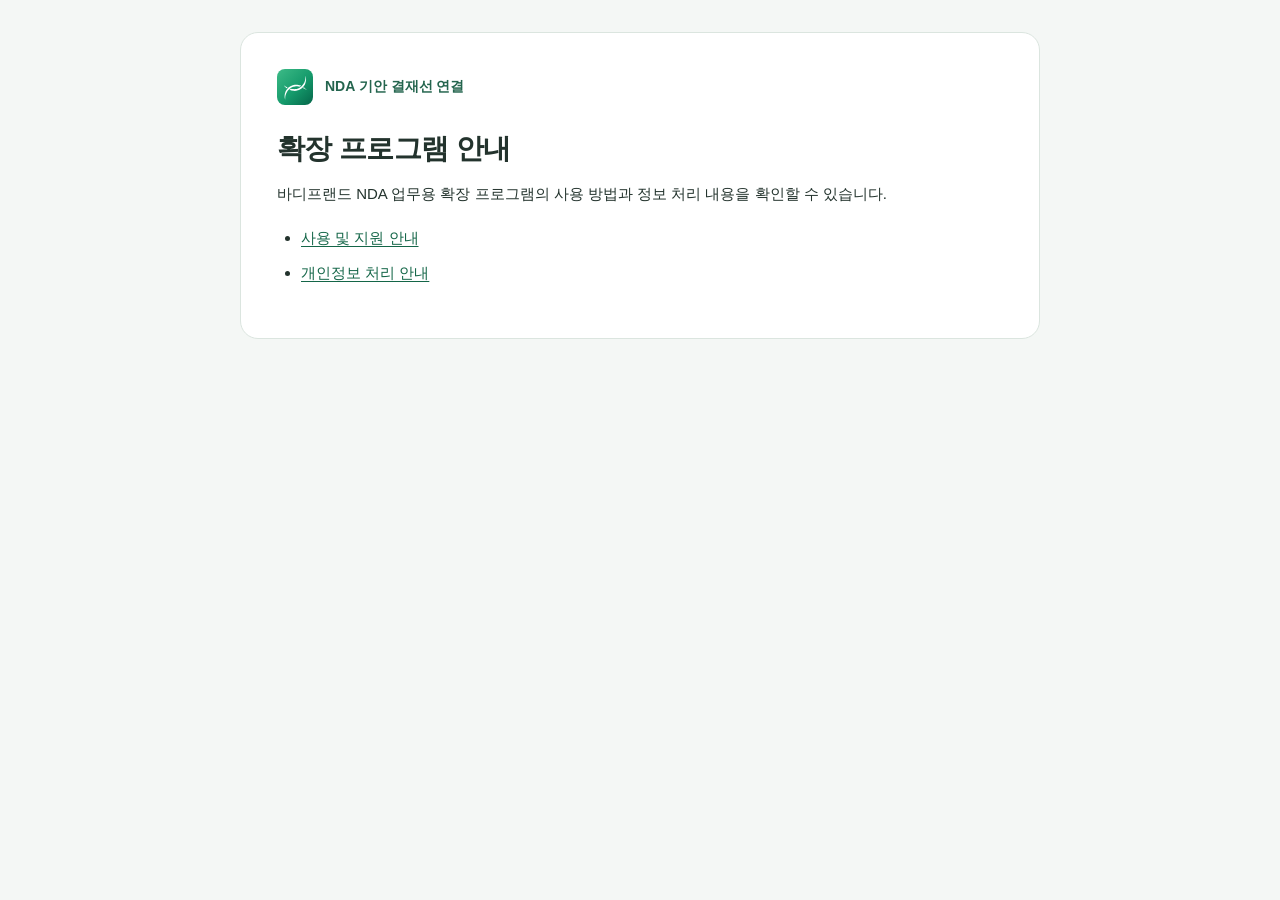
<file: index.html>
<!DOCTYPE html>
<html lang="ko">
<head>
  <meta charset="UTF-8">
  <meta name="viewport" content="width=device-width, initial-scale=1.0">
  <title>NDA 기안 결재선 연결 · 안내</title>
  <meta name="description" content="NDA 기안 결재선 연결 확장 프로그램의 사용 및 지원 안내와 개인정보 처리 안내입니다.">
  <link rel="icon" href="./favicon.svg" type="image/svg+xml">
  <link rel="stylesheet" href="./extension-info.css">
</head>
<body>
<main>
  <div class="brand"><img src="./favicon.svg" alt="">NDA 기안 결재선 연결</div>
  <h1>확장 프로그램 안내</h1>
  <p>바디프랜드 NDA 업무용 확장 프로그램의 사용 방법과 정보 처리 내용을 확인할 수 있습니다.</p>
  <ul>
    <li><a href="./extension-support.html">사용 및 지원 안내</a></li>
    <li><a href="./extension-privacy.html">개인정보 처리 안내</a></li>
  </ul>
</main>
</body>
</html>
</file>
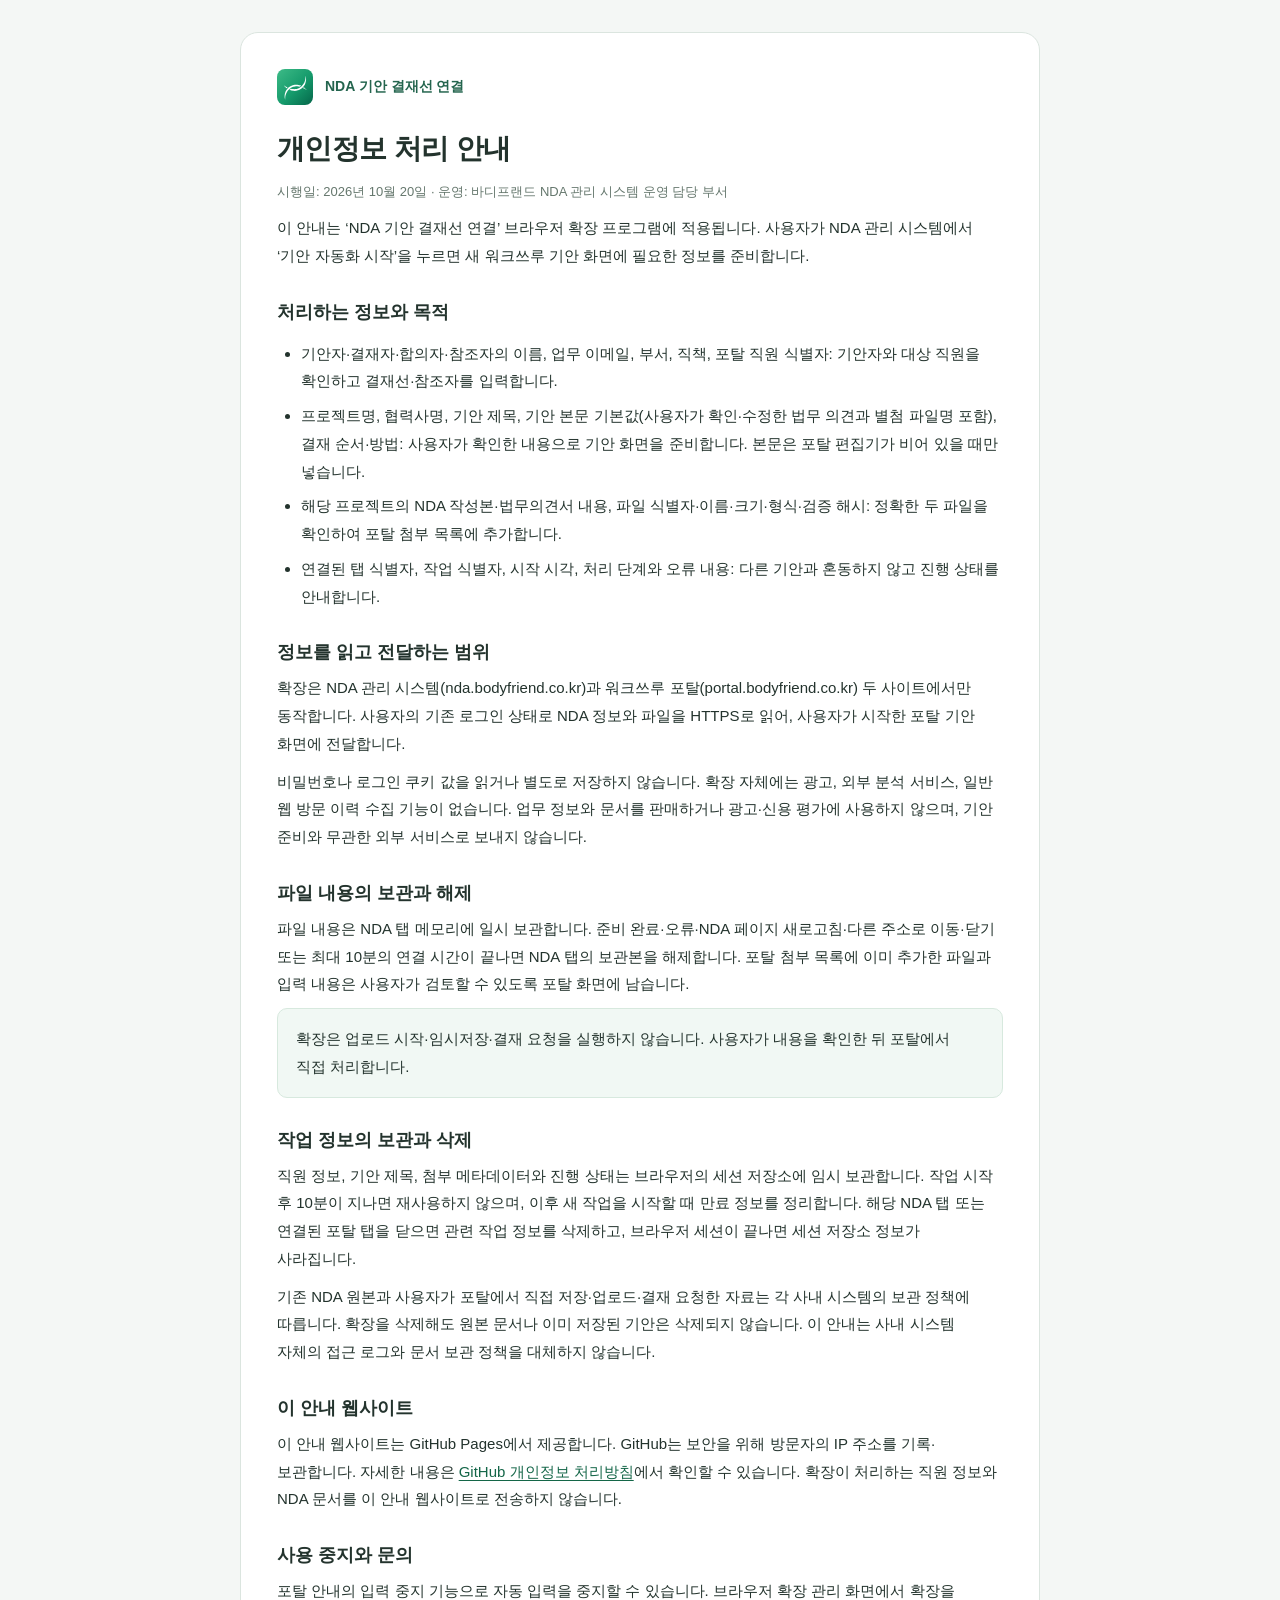
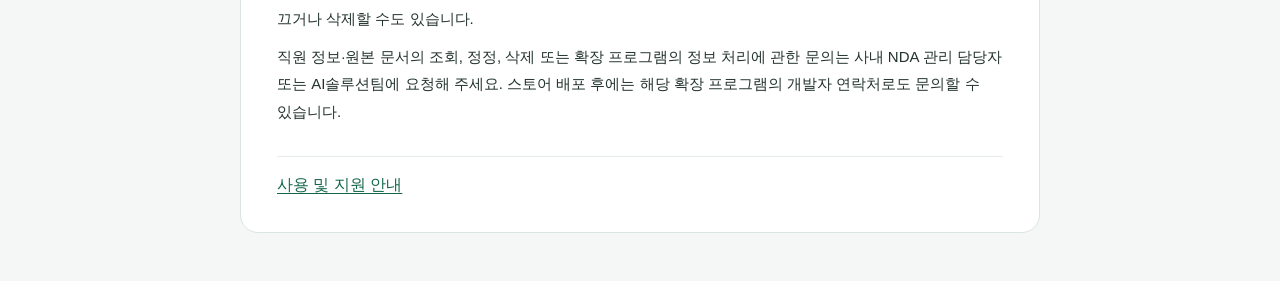
<file: extension-privacy.html>
<!DOCTYPE html>
<html lang="ko">
<head>
  <meta charset="UTF-8">
  <meta name="viewport" content="width=device-width, initial-scale=1.0">
  <title>개인정보 처리 안내 · NDA 기안 결재선 연결</title>
  <meta name="description" content="NDA 기안 결재선 연결 확장 프로그램이 처리하는 정보, 사용 목적, 보관 및 삭제 안내입니다.">
  <link rel="icon" href="./favicon.svg?v=20261118" type="image/svg+xml">
  <link rel="stylesheet" href="./extension-info.css">
</head>
<body>
<main>
  <div class="brand"><img src="./favicon.svg?v=20261118" alt="">NDA 기안 결재선 연결</div>
  <h1>개인정보 처리 안내</h1>
  <p class="meta">시행일: 2026년 10월 20일 · 운영: 바디프랜드 NDA 관리 시스템 운영 담당 부서</p>
  <p>이 안내는 ‘NDA 기안 결재선 연결’ 브라우저 확장 프로그램에 적용됩니다. 사용자가 NDA 관리 시스템에서 ‘기안 자동화 시작’을 누르면 새 워크쓰루 기안 화면에 필요한 정보를 준비합니다.</p>

  <h2>처리하는 정보와 목적</h2>
  <ul>
    <li>기안자·결재자·합의자·참조자의 이름, 업무 이메일, 부서, 직책, 포탈 직원 식별자: 기안자와 대상 직원을 확인하고 결재선·참조자를 입력합니다.</li>
    <li>프로젝트명, 협력사명, 기안 제목, 기안 본문 기본값(사용자가 확인·수정한 법무 의견과 별첨 파일명 포함), 결재 순서·방법: 사용자가 확인한 내용으로 기안 화면을 준비합니다. 본문은 포탈 편집기가 비어 있을 때만 넣습니다.</li>
    <li>해당 프로젝트의 NDA 작성본·법무의견서 내용, 파일 식별자·이름·크기·형식·검증 해시: 정확한 두 파일을 확인하여 포탈 첨부 목록에 추가합니다.</li>
    <li>연결된 탭 식별자, 작업 식별자, 시작 시각, 처리 단계와 오류 내용: 다른 기안과 혼동하지 않고 진행 상태를 안내합니다.</li>
  </ul>

  <h2>정보를 읽고 전달하는 범위</h2>
  <p>확장은 NDA 관리 시스템(nda.bodyfriend.co.kr)과 워크쓰루 포탈(portal.bodyfriend.co.kr) 두 사이트에서만 동작합니다. 사용자의 기존 로그인 상태로 NDA 정보와 파일을 HTTPS로 읽어, 사용자가 시작한 포탈 기안 화면에 전달합니다.</p>
  <p>비밀번호나 로그인 쿠키 값을 읽거나 별도로 저장하지 않습니다. 확장 자체에는 광고, 외부 분석 서비스, 일반 웹 방문 이력 수집 기능이 없습니다. 업무 정보와 문서를 판매하거나 광고·신용 평가에 사용하지 않으며, 기안 준비와 무관한 외부 서비스로 보내지 않습니다.</p>

  <h2>파일 내용의 보관과 해제</h2>
  <p>파일 내용은 NDA 탭 메모리에 일시 보관합니다. 준비 완료·오류·NDA 페이지 새로고침·다른 주소로 이동·닫기 또는 최대 10분의 연결 시간이 끝나면 NDA 탭의 보관본을 해제합니다. 포탈 첨부 목록에 이미 추가한 파일과 입력 내용은 사용자가 검토할 수 있도록 포탈 화면에 남습니다.</p>
  <p class="notice">확장은 업로드 시작·임시저장·결재 요청을 실행하지 않습니다. 사용자가 내용을 확인한 뒤 포탈에서 직접 처리합니다.</p>

  <h2>작업 정보의 보관과 삭제</h2>
  <p>직원 정보, 기안 제목, 첨부 메타데이터와 진행 상태는 브라우저의 세션 저장소에 임시 보관합니다. 작업 시작 후 10분이 지나면 재사용하지 않으며, 이후 새 작업을 시작할 때 만료 정보를 정리합니다. 해당 NDA 탭 또는 연결된 포탈 탭을 닫으면 관련 작업 정보를 삭제하고, 브라우저 세션이 끝나면 세션 저장소 정보가 사라집니다.</p>
  <p>기존 NDA 원본과 사용자가 포탈에서 직접 저장·업로드·결재 요청한 자료는 각 사내 시스템의 보관 정책에 따릅니다. 확장을 삭제해도 원본 문서나 이미 저장된 기안은 삭제되지 않습니다. 이 안내는 사내 시스템 자체의 접근 로그와 문서 보관 정책을 대체하지 않습니다.</p>

  <h2>이 안내 웹사이트</h2>
  <p>이 안내 웹사이트는 GitHub Pages에서 제공합니다. GitHub는 보안을 위해 방문자의 IP 주소를 기록·보관합니다. 자세한 내용은 <a href="https://docs.github.com/en/site-policy/privacy-policies/github-general-privacy-statement">GitHub 개인정보 처리방침</a>에서 확인할 수 있습니다. 확장이 처리하는 직원 정보와 NDA 문서를 이 안내 웹사이트로 전송하지 않습니다.</p>

  <h2>사용 중지와 문의</h2>
  <p>포탈 안내의 입력 중지 기능으로 자동 입력을 중지할 수 있습니다. 브라우저 확장 관리 화면에서 확장을 끄거나 삭제할 수도 있습니다.</p>
  <p>직원 정보·원본 문서의 조회, 정정, 삭제 또는 확장 프로그램의 정보 처리에 관한 문의는 사내 NDA 관리 담당자 또는 AI솔루션팀에 요청해 주세요. 스토어 배포 후에는 해당 확장 프로그램의 개발자 연락처로도 문의할 수 있습니다.</p>
  <footer><a href="./extension-support.html">사용 및 지원 안내</a></footer>
</main>
</body>
</html>
</file>
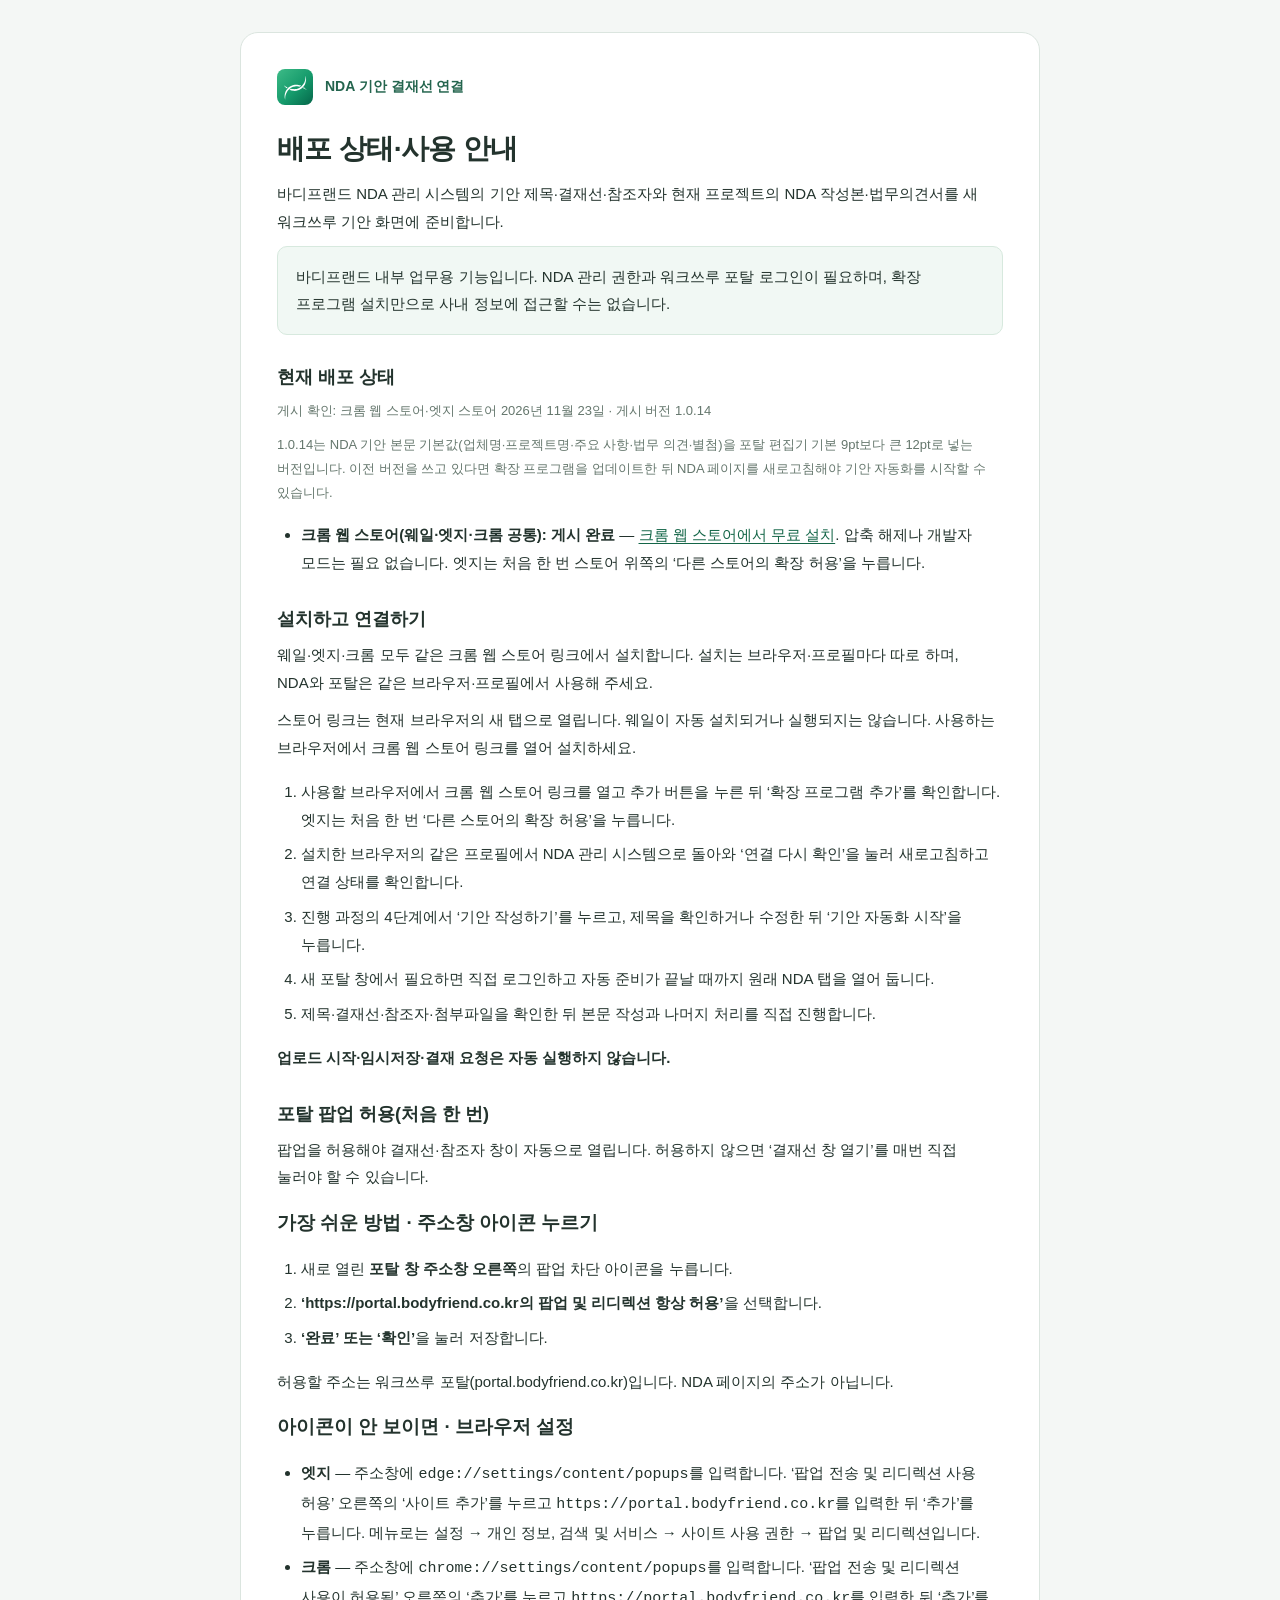
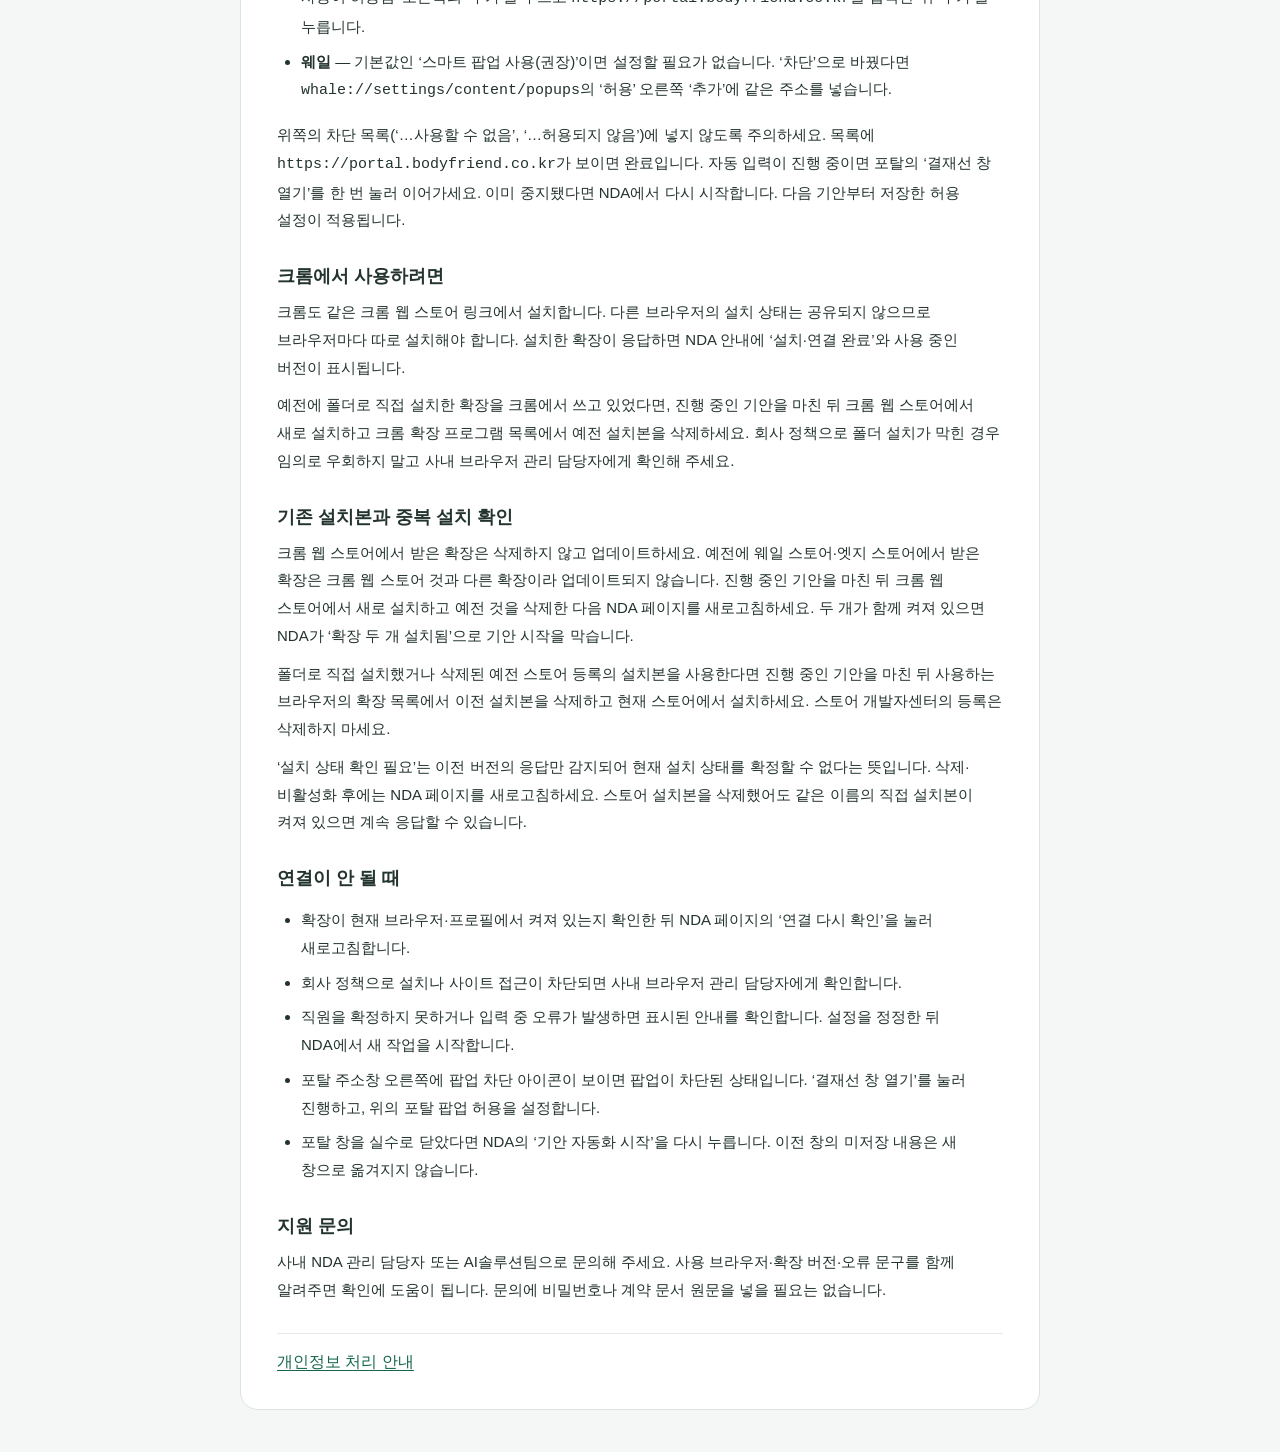
<file: extension-support.html>
<!DOCTYPE html>
<html lang="ko">
<head>
  <meta charset="UTF-8">
  <meta name="viewport" content="width=device-width, initial-scale=1.0">
  <title>사용 및 지원 안내 · NDA 기안 결재선 연결</title>
  <meta name="description" content="NDA 기안 결재선 연결의 스토어 설치 방법과 연결 및 지원 안내입니다.">
  <link rel="icon" href="./favicon.svg?v=20261118" type="image/svg+xml">
  <link rel="stylesheet" href="./extension-info.css">
</head>
<body>
<main>
  <div class="brand"><img src="./favicon.svg?v=20261118" alt="">NDA 기안 결재선 연결</div>
  <h1>배포 상태·사용 안내</h1>
  <p>바디프랜드 NDA 관리 시스템의 기안 제목·결재선·참조자와 현재 프로젝트의 NDA 작성본·법무의견서를 새 워크쓰루 기안 화면에 준비합니다.</p>
  <p class="notice">바디프랜드 내부 업무용 기능입니다. NDA 관리 권한과 워크쓰루 포탈 로그인이 필요하며, 확장 프로그램 설치만으로 사내 정보에 접근할 수는 없습니다.</p>
  <h2>현재 배포 상태</h2>
  <p class="meta">게시 확인: 크롬 웹 스토어·엣지 스토어 2026년 11월 23일 · 게시 버전 1.0.14</p>
  <p class="meta">1.0.14는 NDA 기안 본문 기본값(업체명·프로젝트명·주요 사항·법무 의견·별첨)을 포탈 편집기 기본 9pt보다 큰 12pt로 넣는 버전입니다. 이전 버전을 쓰고 있다면 확장 프로그램을 업데이트한 뒤 NDA 페이지를 새로고침해야 기안 자동화를 시작할 수 있습니다.</p>
  <ul>
    <li><strong>크롬 웹 스토어(웨일·엣지·크롬 공통): 게시 완료</strong> — <a href="https://chromewebstore.google.com/detail/fmcgfmkbjkjbhikllppckoahmobbphbp" target="_blank" rel="noopener noreferrer">크롬 웹 스토어에서 무료 설치</a>. 압축 해제나 개발자 모드는 필요 없습니다. 엣지는 처음 한 번 스토어 위쪽의 ‘다른 스토어의 확장 허용’을 누릅니다.</li>
  </ul>
  <h2>설치하고 연결하기</h2>
  <p>웨일·엣지·크롬 모두 같은 크롬 웹 스토어 링크에서 설치합니다. 설치는 브라우저·프로필마다 따로 하며, NDA와 포탈은 같은 브라우저·프로필에서 사용해 주세요.</p>
  <p>스토어 링크는 현재 브라우저의 새 탭으로 열립니다. 웨일이 자동 설치되거나 실행되지는 않습니다. 사용하는 브라우저에서 크롬 웹 스토어 링크를 열어 설치하세요.</p>
  <ol>
    <li>사용할 브라우저에서 크롬 웹 스토어 링크를 열고 추가 버튼을 누른 뒤 ‘확장 프로그램 추가’를 확인합니다. 엣지는 처음 한 번 ‘다른 스토어의 확장 허용’을 누릅니다.</li>
    <li>설치한 브라우저의 같은 프로필에서 NDA 관리 시스템으로 돌아와 ‘연결 다시 확인’을 눌러 새로고침하고 연결 상태를 확인합니다.</li>
    <li>진행 과정의 4단계에서 ‘기안 작성하기’를 누르고, 제목을 확인하거나 수정한 뒤 ‘기안 자동화 시작’을 누릅니다.</li>
    <li>새 포탈 창에서 필요하면 직접 로그인하고 자동 준비가 끝날 때까지 원래 NDA 탭을 열어 둡니다.</li>
    <li>제목·결재선·참조자·첨부파일을 확인한 뒤 본문 작성과 나머지 처리를 직접 진행합니다.</li>
  </ol>
  <p><strong>업로드 시작·임시저장·결재 요청은 자동 실행하지 않습니다.</strong></p>
  <h2>포탈 팝업 허용(처음 한 번)</h2>
  <p>팝업을 허용해야 결재선·참조자 창이 자동으로 열립니다. 허용하지 않으면 ‘결재선 창 열기’를 매번 직접 눌러야 할 수 있습니다.</p>
  <h3>가장 쉬운 방법 · 주소창 아이콘 누르기</h3>
  <ol><li>새로 열린 <strong>포탈 창 주소창 오른쪽</strong>의 팝업 차단 아이콘을 누릅니다.</li><li><strong>‘https://portal.bodyfriend.co.kr의 팝업 및 리디렉션 항상 허용’</strong>을 선택합니다.</li><li><strong>‘완료’ 또는 ‘확인’</strong>을 눌러 저장합니다.</li></ol>
  <p>허용할 주소는 워크쓰루 포탈(portal.bodyfriend.co.kr)입니다. NDA 페이지의 주소가 아닙니다.</p>
  <h3>아이콘이 안 보이면 · 브라우저 설정</h3>
  <ul>
    <li><strong>엣지</strong> — 주소창에 <code>edge://settings/content/popups</code>를 입력합니다. ‘팝업 전송 및 리디렉션 사용 허용’ 오른쪽의 ‘사이트 추가’를 누르고 <code>https://portal.bodyfriend.co.kr</code>를 입력한 뒤 ‘추가’를 누릅니다. 메뉴로는 설정 → 개인 정보, 검색 및 서비스 → 사이트 사용 권한 → 팝업 및 리디렉션입니다.</li>
    <li><strong>크롬</strong> — 주소창에 <code>chrome://settings/content/popups</code>를 입력합니다. ‘팝업 전송 및 리디렉션 사용이 허용됨’ 오른쪽의 ‘추가’를 누르고 <code>https://portal.bodyfriend.co.kr</code>를 입력한 뒤 ‘추가’를 누릅니다.</li>
    <li><strong>웨일</strong> — 기본값인 ‘스마트 팝업 사용(권장)’이면 설정할 필요가 없습니다. ‘차단’으로 바꿨다면 <code>whale://settings/content/popups</code>의 ‘허용’ 오른쪽 ‘추가’에 같은 주소를 넣습니다.</li>
  </ul>
  <p>위쪽의 차단 목록(‘…사용할 수 없음’, ‘…허용되지 않음’)에 넣지 않도록 주의하세요. 목록에 <code>https://portal.bodyfriend.co.kr</code>가 보이면 완료입니다. 자동 입력이 진행 중이면 포탈의 ‘결재선 창 열기’를 한 번 눌러 이어가세요. 이미 중지됐다면 NDA에서 다시 시작합니다. 다음 기안부터 저장한 허용 설정이 적용됩니다.</p>
  <h2>크롬에서 사용하려면</h2>
  <p>크롬도 같은 크롬 웹 스토어 링크에서 설치합니다. 다른 브라우저의 설치 상태는 공유되지 않으므로 브라우저마다 따로 설치해야 합니다. 설치한 확장이 응답하면 NDA 안내에 ‘설치·연결 완료’와 사용 중인 버전이 표시됩니다.</p>
  <p>예전에 폴더로 직접 설치한 확장을 크롬에서 쓰고 있었다면, 진행 중인 기안을 마친 뒤 크롬 웹 스토어에서 새로 설치하고 크롬 확장 프로그램 목록에서 예전 설치본을 삭제하세요. 회사 정책으로 폴더 설치가 막힌 경우 임의로 우회하지 말고 사내 브라우저 관리 담당자에게 확인해 주세요.</p>
  <h2>기존 설치본과 중복 설치 확인</h2>
  <p>크롬 웹 스토어에서 받은 확장은 삭제하지 않고 업데이트하세요. 예전에 웨일 스토어·엣지 스토어에서 받은 확장은 크롬 웹 스토어 것과 다른 확장이라 업데이트되지 않습니다. 진행 중인 기안을 마친 뒤 크롬 웹 스토어에서 새로 설치하고 예전 것을 삭제한 다음 NDA 페이지를 새로고침하세요. 두 개가 함께 켜져 있으면 NDA가 ‘확장 두 개 설치됨’으로 기안 시작을 막습니다.</p>
  <p>폴더로 직접 설치했거나 삭제된 예전 스토어 등록의 설치본을 사용한다면 진행 중인 기안을 마친 뒤 사용하는 브라우저의 확장 목록에서 이전 설치본을 삭제하고 현재 스토어에서 설치하세요. 스토어 개발자센터의 등록은 삭제하지 마세요.</p>
  <p>‘설치 상태 확인 필요’는 이전 버전의 응답만 감지되어 현재 설치 상태를 확정할 수 없다는 뜻입니다. 삭제·비활성화 후에는 NDA 페이지를 새로고침하세요. 스토어 설치본을 삭제했어도 같은 이름의 직접 설치본이 켜져 있으면 계속 응답할 수 있습니다.</p>
  <h2>연결이 안 될 때</h2>
  <ul>
    <li>확장이 현재 브라우저·프로필에서 켜져 있는지 확인한 뒤 NDA 페이지의 ‘연결 다시 확인’을 눌러 새로고침합니다.</li>
    <li>회사 정책으로 설치나 사이트 접근이 차단되면 사내 브라우저 관리 담당자에게 확인합니다.</li>
    <li>직원을 확정하지 못하거나 입력 중 오류가 발생하면 표시된 안내를 확인합니다. 설정을 정정한 뒤 NDA에서 새 작업을 시작합니다.</li>
    <li>포탈 주소창 오른쪽에 팝업 차단 아이콘이 보이면 팝업이 차단된 상태입니다. ‘결재선 창 열기’를 눌러 진행하고, 위의 포탈 팝업 허용을 설정합니다.</li>
    <li>포탈 창을 실수로 닫았다면 NDA의 ‘기안 자동화 시작’을 다시 누릅니다. 이전 창의 미저장 내용은 새 창으로 옮겨지지 않습니다.</li>
  </ul>
  <h2>지원 문의</h2>
  <p>사내 NDA 관리 담당자 또는 AI솔루션팀으로 문의해 주세요. 사용 브라우저·확장 버전·오류 문구를 함께 알려주면 확인에 도움이 됩니다. 문의에 비밀번호나 계약 문서 원문을 넣을 필요는 없습니다.</p>
  <footer><a href="./extension-privacy.html">개인정보 처리 안내</a></footer>
</main>
</body>
</html>
</file>
<file: extension-info.css>
:root { color-scheme: light; font-family: -apple-system, BlinkMacSystemFont, "Segoe UI", "Malgun Gothic", sans-serif; color: #23332d; background: #f4f7f5; }
* { box-sizing: border-box; }
body { margin: 0; padding: 32px 20px 48px; }
main { max-width: 800px; margin: 0 auto; background: #fff; border: 1px solid #dbe5df; border-radius: 18px; padding: 36px; }
.brand { display: flex; align-items: center; gap: 12px; font-size: 14px; font-weight: 700; color: #24654e; }
.brand img { width: 36px; height: 36px; }
h1 { margin: 24px 0 12px; font-size: 28px; line-height: 1.4; letter-spacing: -.6px; }
h2 { margin: 30px 0 10px; font-size: 18px; }
p, li { font-size: 15px; line-height: 1.85; overflow-wrap: anywhere; word-break: keep-all; }
p { margin: 10px 0; }
ul, ol { padding-left: 24px; }
li { margin: 7px 0; }
a { color: #146648; text-underline-offset: 3px; }
a:focus-visible { outline: 3px solid #a5d8bc; outline-offset: 4px; border-radius: 3px; }
.meta { color: #65776d; font-size: 13px; }
.notice { padding: 16px 18px; background: #f1f8f4; border: 1px solid #d7e9de; border-radius: 10px; }
footer { border-top: 1px solid #e5ebe7; margin-top: 30px; padding-top: 18px; }
@media (max-width: 480px) { body { padding: 14px 12px 28px; } main { padding: 24px 20px; border-radius: 14px; } h1 { font-size: 24px; } }
</file>
